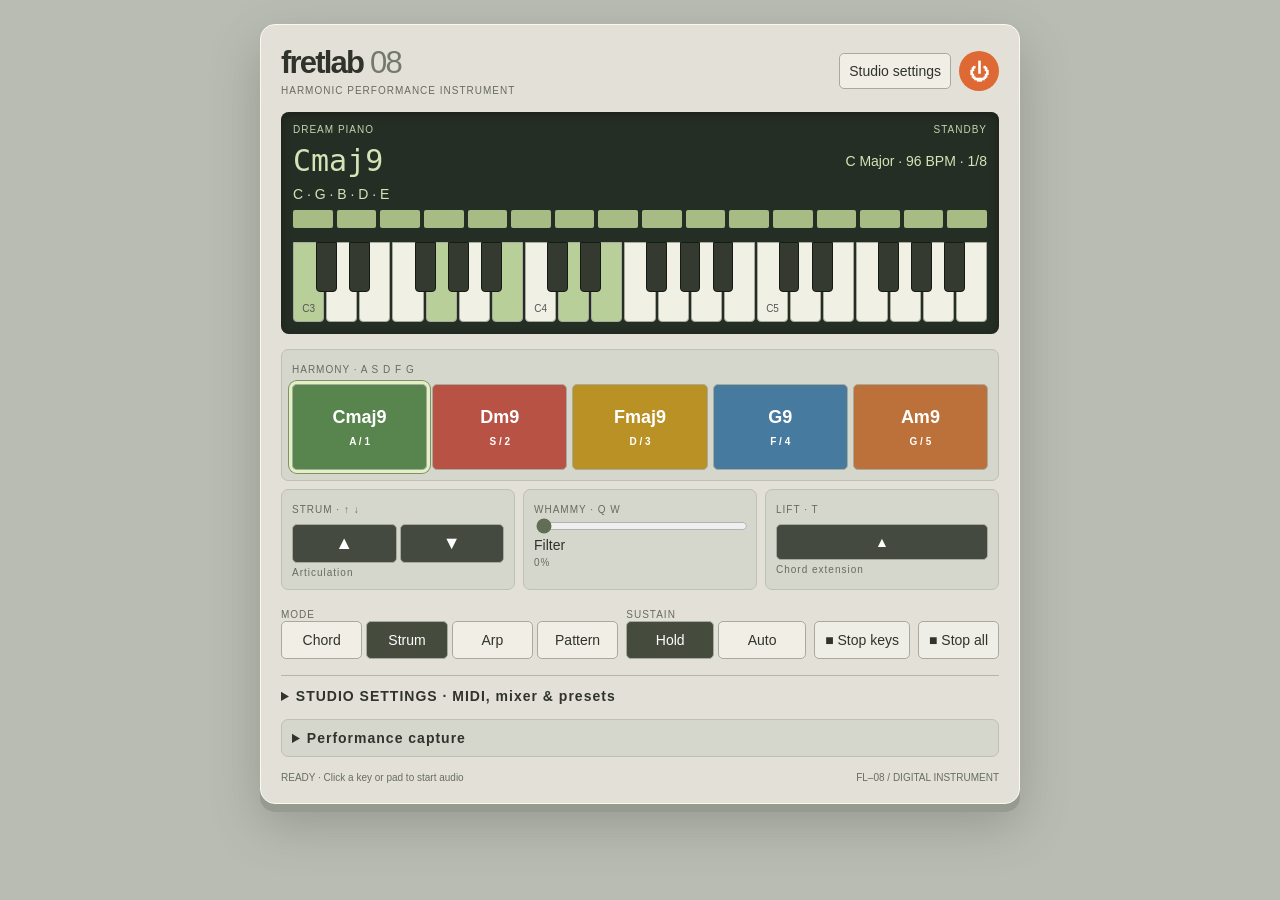
<file: index.html>
<!doctype html><html lang="en"><meta charset="utf-8"><meta name="viewport" content="width=device-width,initial-scale=1"><title>Fretlab 08</title><style>
*{box-sizing:border-box}body{margin:0;background:#b9bcb2;color:#30332c;font:14px Arial,sans-serif;padding:24px}main{max-width:1000px;margin:auto;background:#e3e1d7;border:1px solid #faf9ed;border-radius:15px;padding:20px;box-shadow:0 8px 0 #969b90,0 20px 50px #5555}header,.row{display:flex;align-items:center;gap:8px;flex-wrap:wrap}header{justify-content:space-between;margin-bottom:15px}h1{font-size:31px;letter-spacing:-1.8px;margin:0}h1 span{font-weight:400;color:#73796c}small,label,.label{font-size:10px;letter-spacing:1px;color:#666c60}button,select,input{font:inherit}button,select,input[type=text]{background:#f1efe5;border:1px solid #a8aa9e;color:inherit;border-radius:5px;padding:9px;cursor:pointer}button:active,button.active{background:#454c3e;color:#fff}button:focus-visible{outline:2px solid #d66b37}button.power{background:#df6935;color:white;border:0;border-radius:50%;font-size:21px;width:40px;height:40px}.screen{background:#252e24;color:#d2e5b7;padding:16px;border-radius:8px;box-shadow:inset 0 2px 8px #1118}.screen .row{justify-content:space-between}.screen small{color:#c3d2ae}.chord{font:38px monospace;margin:8px 0}.piano{position:relative;display:flex;height:104px;margin-top:14px;gap:2px;touch-action:none}.white{flex:1;background:#f1f0e5;border:1px solid #a8aa9e;border-radius:0 0 4px 4px;padding:0;position:relative;color:#555;min-width:0}.white span{position:absolute;bottom:7px;left:0;right:0;font-size:10px}.black{position:absolute;z-index:2;height:62%;background:#353a31;border:1px solid #161a14;border-radius:0 0 4px 4px;padding:0}.tone{background:#b9cf9a!important}.hit{background:#e28b47!important}.steps{display:grid;grid-template-columns:repeat(16,1fr);gap:4px;margin:8px 0}.steps button{height:18px;padding:0;background:#53604b;border:0;border-radius:2px}.steps button.on{background:#a7bb85}.steps button.now{background:#ef9b55}.section{margin-top:15px}.performance{display:grid;grid-template-columns:2fr 1fr 1fr 1fr;gap:8px}.module{background:#d6d7cc;border:1px solid #bfc1b5;padding:10px;border-radius:7px;min-width:0}.pads{display:grid;grid-template-columns:repeat(5,1fr);gap:5px;margin-top:8px}.pad{background:var(--c);color:white;min-width:0;height:75px;padding:4px;font-weight:bold;touch-action:none}.pad.active{background:var(--c);outline:3px solid #e5efc7;box-shadow:0 0 0 4px #7c9463}.pad small{display:block;color:#fff;letter-spacing:0;margin-top:8px}.rocker{display:flex;gap:3px;margin-top:8px}.rocker button{flex:1;background:#444a40;color:white;font-size:18px;padding:8px 0}.rocker button:active{background:#d76b35}.lift{width:100%;margin-top:8px;background:#444a40;color:white}.lift.active{outline:3px solid #d76b35}.quick{display:grid;grid-template-columns:repeat(4,1fr);gap:10px}.field{display:flex;flex-direction:column;gap:5px;min-width:0}.field select{width:100%}input[type=range]{width:100%;accent-color:#626d55}.controls{display:flex;gap:4px;flex-wrap:wrap}.controls button{flex:1}.transport{display:grid;grid-template-columns:1fr 1fr auto;gap:12px}details{border-top:1px solid #b3b6a9;margin-top:16px;padding-top:12px}summary{cursor:pointer;font-weight:bold;letter-spacing:1px}.drawer{display:grid;grid-template-columns:repeat(3,minmax(0,1fr));gap:12px;margin-top:12px}.drawer .module{display:flex;flex-direction:column;gap:9px}.drawer .steps{grid-template-columns:repeat(8,1fr)}.drawer .steps button{height:30px;color:white}.muted{color:#666e60;font-size:11px;line-height:1.5}footer{display:flex;justify-content:space-between;margin-top:15px;color:#666e60;font-size:10px} @media(max-width:650px){body{padding:8px}main{padding:12px}.performance{grid-template-columns:repeat(3,1fr)}.performance .harmony{grid-column:1/-1}.drawer{grid-template-columns:1fr}.quick{grid-template-columns:1fr 1fr}.transport{grid-template-columns:1fr}.piano{height:85px}.pad{font-size:12px}}
.drumrow{display:grid;grid-template-columns:48px repeat(16,minmax(0,1fr));gap:3px;align-items:center;margin-top:5px}.drumrow button{height:20px;padding:0;background:#b8bbae;border:0}.drumrow button.on{background:#677954}.drumrow button:nth-child(4n+2){border-left:2px solid #979b8c}#drumgrid{margin-top:10px}
#view.active{background:#454c3e;color:#fff}.compact #quick,.compact #backing,.compact #mixbox,.compact #accompbox,.compact details,.compact #preset,.compact #share{display:none}.compact main{max-width:760px}.compact .piano{height:64px}.compact .screen{padding:10px}.compact .chord{font-size:24px}.compact .steps{display:none}.transport{grid-template-columns:1fr 1fr auto auto}.compact .performance{grid-template-columns:repeat(3,1fr)}.compact .harmony{grid-column:1/-1}.compact .pad{height:110px;font-size:22px}.compact .transport{grid-template-columns:1fr 1fr auto}.mixgrid{display:grid;grid-template-columns:repeat(6,minmax(0,1fr));gap:10px}.mixstrip{background:#e6e6da;padding:8px;border-radius:4px}.mixstrip button{width:100%;font-size:10px;padding:5px}.mixstrip input{margin:10px 0}.backingrow{display:flex;gap:8px;align-items:center;flex-wrap:wrap}#midseek{flex:1;min-width:120px}#midfile{max-width:100%} .tracklist{font-size:11px;color:#60695b;line-height:1.6}.compact .module{padding:12px}@media(max-width:650px){.mixgrid{grid-template-columns:repeat(3,1fr)}.compact .transport{grid-template-columns:1fr}.compact .pad{font-size:14px;height:86px}}

main{max-width:760px}.screen{padding:12px}.chord{font-size:30px}.piano{height:80px;user-select:none}.performance{grid-template-columns:repeat(3,minmax(0,1fr))}.harmony{grid-column:1/-1}.pad{height:86px;font-size:18px}.transport{grid-template-columns:1fr 1fr minmax(90px,auto);align-items:end;gap:8px}.transport #stop{height:38px;min-height:38px;padding:8px 10px;background:#454c3e;color:#fff}.transport .controls{flex-wrap:nowrap}.transport .controls button{height:38px;padding:6px 5px}.drawer{grid-template-columns:repeat(2,minmax(0,1fr))}#studioExtras .quick{margin-bottom:10px}@media(max-width:650px){.transport{grid-template-columns:1fr 1fr}.transport #stop{grid-column:1/-1;width:100%}.pad{font-size:13px;height:75px}.drawer{grid-template-columns:1fr}.piano{height:65px}.performance .module{padding:7px}}
 .transport #stop,.transport #stopAll{background:#eeeee6;color:#30332c;box-shadow:none;border:1px solid #a8aa9e;height:38px;min-height:38px;padding:8px 10px;font-weight:normal}.transport #stop:active,.transport #stopAll:active{background:#454c3e;color:#fff}.globalTransport{grid-column:1/-1;display:flex;justify-content:flex-end}.globalTransport button{min-width:100px}@media(max-width:650px){.globalTransport button{width:100%}}
.transport{grid-template-columns:minmax(0,1.5fr) minmax(0,.8fr) auto auto;align-items:end}.transport #stop,.transport #stopAll{grid-column:auto;width:auto;white-space:nowrap}@media(max-width:650px){.transport{grid-template-columns:1fr 1fr}.transport #stop,.transport #stopAll{width:100%}.transport .controls{display:flex}.transport .controls button{flex:1}}
</style><main><header><div><h1>fretlab <span>08</span></h1><small>HARMONIC PERFORMANCE INSTRUMENT</small></div><div class="row"><button id="view" aria-expanded="false">Studio settings</button><select id="preset" aria-label="Preset"></select><button id="share">Share preset</button><button class="power" id="power" aria-label="Power">⏻</button></div></header><div class="screen"><div class="row"><small id="patch">DREAM PIANO</small><small id="status">STANDBY</small></div><div class="row"><div class="chord" id="chord">Cmaj7</div><div id="readout"></div></div><div id="notes"></div><div class="steps" id="meter"></div><div class="piano" id="piano"></div></div><div class="section performance"><div class="module harmony"><span class="label">HARMONY · A S D F G</span><div class="pads" id="pads"></div></div><div class="module"><span class="label">STRUM · ↑ ↓</span><div class="rocker"><button id="up" aria-label="Upstrum">▲</button><button id="down" aria-label="Downstrum">▼</button></div><small id="strumLabel"></small></div><div class="module"><span class="label">WHAMMY · Q W</span><input id="wham" type="range" min="0" max="100" value="0"><div id="whamLabel"></div><small id="whamValue">0%</small></div><div class="module"><span class="label">LIFT · T</span><button class="lift" id="lift">▲</button><small id="liftLabel"></small></div></div><div class="section quick" id="quick"></div><div class="section transport"><div><small>MODE</small><div class="controls" id="modes"></div></div><div><small>SUSTAIN</small><div class="controls" id="sustains"></div></div><button id="stop" type="button">■ Stop keys</button><button id="stopAll" type="button">■ Stop all</button></div><div id="accompbox" class="section module"><div class="row"><b>ACCOMPANIMENT</b><button id="beat">Beat: off</button><button id="midi">Connect MIDI</button><small id="midiStatus">No MIDI input</small></div><div class="quick" id="accomp"></div><div id="drumgrid"></div><details id="grooveDrawer" class="section"><summary>BEAT LIBRARY</summary><div class="row" style="margin:10px 0"><select id="grooveLibrary" aria-label="Saved beats"></select><button id="grooveLoad">Load</button><button id="grooveSave">Save current</button><button id="grooveDelete">Delete</button></div><div class="row"><button id="grooveExport">Export library</button><label>Import library <input id="grooveImport" type="file" accept=".json"></label></div><small id="grooveStatus" aria-live="polite">Saved locally on this browser.</small></details><div class="row" style="margin-top:10px"><button id="bassToggle">Bass: off</button><div id="bassControls" class="quick" style="flex:1"></div></div></div>
<div id="backing" class="section module"><div class="row"><b>MIDI BACKING TRACK</b><small id="midinfo">Import a Standard MIDI File (.mid / .midi)</small></div><input type="file" id="midfile" accept=".mid,.midi,audio/midi,audio/x-midi" style="margin:10px 0"><div class="backingrow"><button id="midplay" disabled>▶ Play</button><button id="midstop" aria-label="Stop MIDI backing track" disabled>■ Stop MIDI</button><button id="midloop">Loop: off</button><input id="midseek" type="range" min="0" max="1000" value="0" aria-label="Backing track position" disabled><small id="midtime">0:00 / 0:00</small></div><div class="row" style="margin-top:10px"><label>Playback rate <select id="midrate"><option value="0.5">50%</option><option value="0.75">75%</option><option value="1" selected>100% (file tempo)</option><option value="1.25">125%</option><option value="1.5">150%</option></select></label><button id="matchTempo" disabled>Match key & tempo</button><label><input type="checkbox" id="autoMatch" checked> Auto match</label><small id="keyinfo"></small></div><div id="midtracks" class="tracklist"></div><details class="section"><summary>EXTRACT BEAT FROM MIDI</summary><div class="row" style="margin:10px 0"><label>Start bar <input id="grooveBar" type="number" min="1" value="1" style="width:64px"></label><label>Bars <select id="grooveBars"><option>1</option><option>2</option><option>4</option><option>8</option></select></label><button id="grooveExtract" disabled>Extract groove</button><button id="grooveCapture" disabled>Use current bar</button></div><small id="grooveExtractStatus">Uses General MIDI percussion, preserving timing and velocity. Assumes 4/4.</small></details><small>Local synthesized playback; no audio files or uploads. MIDI backing is independent of harmony pads.</small></div>
<div class="section module" id="mixbox"><div class="row"><b>MIXER</b><button id="mixreset">Reset</button></div><div class="mixgrid" id="mixgrid" style="margin-top:10px"></div></div><details id="settings"><summary>STUDIO SETTINGS · MIDI, mixer & presets</summary><div id="studioExtras"></div><div class="drawer"><div class="module"><b>Presets & harmony</b><div class="field"><label>Preset name</label><input id="name" type="text" maxlength="60"></div><div class="row"><button id="save">Save</button><button id="add">Save as new</button><button id="delete">Delete</button></div><div id="harmony"></div><button id="export">Export preset</button><label>Import preset JSON<input id="import" type="file" accept=".json,application/json"></label></div><div class="module"><b>Arp / pattern</b><div id="arp"></div><div class="steps" id="editor"></div><div class="row"><button id="all">All</button><button id="clear">Clear</button><button id="rotate">Rotate</button><button id="random">Random</button></div><small>Click steps to enable or mute them. Accent every fourth step.</small></div><div class="module"><b>Controller assignments</b><div id="assign"></div><small>Whammy polarity and inversion are software mappings, not guitar orientation.</small></div></div></details><details class="section module"><summary>Performance capture</summary>
<div class="row" style="flex-wrap:wrap;margin-top:10px">
<label>Take name <input id="pressboard-name" type="text" maxlength="80" placeholder="Fretlab performance"></label>
<label>Capture <select id="pressboard-mode"><option value="both">Audio + notes</option><option value="audio">Audio only</option><option value="notes">Notes only</option></select></label>
<button id="pressboard-start" disabled>Record take</button><button id="pressboard-stop" disabled>Finish take</button>
<button id="pressboard-export" disabled>Export take</button><a href="pressboard/" style="color:inherit">Open Pressboard</a>
</div><small id="pressboard-status" role="status">Record up to two minutes.</small></details>
<footer><span id="message">READY · Click a key or pad to start audio</span><span>FL–08 / DIGITAL INSTRUMENT</span></footer></main>
<script>
'use strict';const $=id=>document.getElementById(id),N=['C','C♯','D','E♭','E','F','F♯','G','A♭','A','B♭','B'],S={Major:[0,2,4,5,7,9,11],Minor:[0,2,3,5,7,8,10],Dorian:[0,2,3,5,7,9,10],Mixolydian:[0,2,4,5,7,9,10]},D=[0,1,3,4,5],colors=['#57854d','#b85245','#b99124','#467a9e','#bb7139'];const base={name:'Dream Piano',sound:'Electric piano',root:0,scale:'Major',voicing:'Dream voicing',pitch:0,octave:0,bpm:96,volume:65,mode:'Strum',sustain:'Hold',direction:'Up',division:8,gate:75,swing:0,octaves:1,pattern:Array(16).fill(true),strum:'Articulation',whamfx:'Filter',liftfx:'Chord extension',polarity:'Unipolar',invert:'No',spring:'Yes',range:2,fretAction:'Play immediately',harmonizer:'Off',harmLevel:45,beatStyle:'Lo-fi',beatLevel:45,midiMode:'Notes',drumPattern:null,bassStyle:"Root + fifth",bassLevel:55,mixSeq:100,mixDirect:100,mixHarmony:100,mixBass:100,mixDrums:100,mixBacking:100};const copy=x=>JSON.parse(JSON.stringify(x));let presets=[copy(base),{...copy(base),name:'Analog Pulse',sound:'Analog',scale:'Minor',mode:'Pattern',bpm:118,pattern:Array.from({length:16},(_,i)=>i%4!==3)},{...copy(base),name:'Glass Garden',sound:'Bells',scale:'Dorian',voicing:'Ninth',bpm:80,whamfx:'Reverb'},{...copy(base),name:'Warm Pad',sound:'Pad',mode:'Chord',whamfx:'Reverb'}];try{let a=JSON.parse(localStorage.getItem('fretlab04'));if(Array.isArray(a)&&a.length)presets=a.map(x=>({...copy(base),...x}))}catch{}let s=copy(presets[0]),pi=0,selected=0,inv=0,lift=false,wham=0,running=false,powered=false,step=0,reverse=false,timer,ctx,bus,filter,master,delay,wet,feedback,verb,vwet,trem,lfo,depth,voices=new Set(),direct=new Map(),live=[],keyStart=48;
function field(parent,key,label,opts,min,max){let wrap=document.createElement('div');wrap.className='field';let l=document.createElement('label');l.htmlFor='f_'+key;l.textContent=label;wrap.append(l);let e;if(opts){e=document.createElement('select');opts.forEach(o=>{let [v,t]=Array.isArray(o)?o:[o,o];e.add(new Option(t,v))})}else{e=document.createElement('input');e.type='range';e.min=min;e.max=max;let out=document.createElement('small');out.id='v_'+key;wrap.append(out)}e.id='f_'+key;e.oninput=()=>{s[key]=typeof base[key]==='number'?+e.value:e.value;if(key==='polarity')neutral();if(['root','scale','voicing','pitch','octave','sound','liftfx'].includes(key))refreshChord();fx();draw()};wrap.append(e);$(parent).append(wrap)}
field('quick','sound','SOUND',['Electric piano','Analog','Bells','Pluck','Pad','Organ','Bass','Chiptune']);field('quick','pitch','PITCH (SEMITONES)',null,-12,12);field('quick','bpm','TEMPO',null,20,400);field('quick','volume','VOLUME',null,0,100);field('harmony','root','KEY',N.map((n,i)=>[i,n]));field('harmony','scale','SCALE',Object.keys(S));field('harmony','voicing','VOICING',['Triad','Seventh','Ninth','Dream voicing','Power','Suspended']);field('harmony','octave','OCTAVE',[[-12,'Low'],[0,'Standard'],[12,'High']]);field('harmony','fretAction','FRET ACTION',['Play immediately','Select harmony']);field('arp','direction','DIRECTION',['Up','Down','Up/down','Random']);field('arp','division','DIVISION',[4,8,16,32].map(n=>[n,'1/'+n]));field('arp','gate','GATE %',null,10,100);field('arp','swing','SWING %',null,0,45);field('arp','octaves','OCTAVES',[1,2,3]);field('assign','strum','STRUM',['Articulation','Change mode','Inversion','Tempo','Next chord','Arp division']);field('assign','whamfx','WHAMMY',['Filter','Pitch bend','Reverb','Delay','Tremolo','Arp rate']);field('assign','polarity','POLARITY',['Unipolar','Bipolar']);field('assign','invert','INVERT',['No','Yes']);field('assign','spring','SPRING RETURN',['Yes','No']);field('assign','range','BEND RANGE (SEMITONES)',null,1,12);field('assign','liftfx','LIFT',['Chord extension','Octave up','Sustain','Open filter','Double tempo','Reverb swell']);
field('accomp','harmonizer','HARMONIZER',['Off','Third','Third + fifth','Chord tones','Octaves']);field('accomp','harmLevel','HARMONY MIX',null,0,100);field('accomp','beatStyle','BEAT',['Lo-fi','House','Breakbeat','Custom']);field('accomp','beatLevel','BEAT LEVEL',null,0,100);field('assign','midiMode','MIDI INPUT',['Notes','Harmony pads']);
function chord(i){let d=D[i],a=S[s.scale],r=48+s.root+s.octave+s.pitch+(lift&&s.liftfx==='Octave up'?12:0),at=k=>a[(d+k)%7]+12*Math.floor((d+k)/7),root=r+at(0),third=at(2)-at(0),fifth=at(4)-at(0),sev=at(6)-at(0),v=lift&&s.liftfx==='Chord extension'?'Ninth':s.voicing,p=[root,r+at(2),r+at(4)],q=fifth===6?'dim':third===3?'m':'';if(v==='Seventh'||v==='Ninth'){p.push(r+at(6));q=fifth===6?'m7♭5':third===3?'m7':sev===11?'maj7':'7';if(v==='Ninth'){p.push(r+at(8));q+='(9)'}}if(v==='Dream voicing'){p=[root,r+at(4),r+at(6),r+at(8),r+at(2)+12];q=fifth===6?'m9♭5':third===3?'m9':sev===11?'maj9':'9'}if(v==='Power'){p=[root,root+7,root+12];q='5'}if(v==='Suspended'){p=[root,root+5,root+7];q='sus4'}if(i===selected)for(let j=0;j<inv%p.length;j++)p.push(p.shift()+12);return {name:N[(s.root+a[d]+s.pitch+120)%12]+q,p}}
let pressboardCapture, pressboardMix;
function init(){if(!ctx){ctx=new(window.AudioContext||window.webkitAudioContext)();bus=ctx.createGain();filter=ctx.createBiquadFilter();filter.type='lowpass';master=ctx.createGain();trem=ctx.createGain();lfo=ctx.createOscillator();depth=ctx.createGain();lfo.frequency.value=5;lfo.connect(depth);depth.connect(trem.gain);lfo.start();delay=ctx.createDelay(2);delay.delayTime.value=.29;feedback=ctx.createGain();feedback.gain.value=.3;wet=ctx.createGain();delay.connect(feedback);feedback.connect(delay);delay.connect(wet);wet.connect(master);verb=ctx.createConvolver();let b=ctx.createBuffer(2,ctx.sampleRate*2,ctx.sampleRate);for(let c=0;c<2;c++){let a=b.getChannelData(c);for(let i=0;i<a.length;i++)a[i]=(Math.random()*2-1)*Math.pow(1-i/a.length,3)}verb.buffer=b;vwet=ctx.createGain();verb.connect(vwet);vwet.connect(master);bus.connect(filter);filter.connect(trem);trem.connect(master);trem.connect(delay);trem.connect(verb);let comp=ctx.createDynamicsCompressor();master.connect(comp);comp.connect(ctx.destination);pressboardMix=comp;setupMix()}ctx.resume();powered=true;fx();draw()}
function expression(){let x=wham/100;return s.invert==='Yes'?(s.polarity==='Bipolar'?-x:1-x):x}function fx(){if(!ctx)return;let x=expression(),a=Math.abs(x),e=s.whamfx,t=ctx.currentTime;master.gain.setTargetAtTime(powered?s.volume/100*.6:0,t,.02);filter.frequency.setTargetAtTime(lift&&s.liftfx==='Open filter'?16000:e==='Filter'?500+12000*a*a:12000,t,.03);wet.gain.setTargetAtTime(e==='Delay'?a*.8:.04,t,.03);vwet.gain.setTargetAtTime(lift&&s.liftfx==='Reverb swell'?.9:e==='Reverb'?a*.9:.07,t,.03);trem.gain.setTargetAtTime(e==='Tremolo'?1-a*.4:1,t,.03);depth.gain.setTargetAtTime(e==='Tremolo'?a*.4:0,t,.03);updateMix();voices.forEach(v=>{if(v.kind==='backing'||v.kind==='bass')return;v.os.forEach(o=>o.detune.setTargetAtTime(e==='Pitch bend'?x*s.range*100:0,t,.025))})}
const timbres={'Electric piano':[[1,'sine',1],[2,'sine',.23],[3,'sine',.08]],Analog:[[1,'triangle',1],[1.005,'sawtooth',.16]],Bells:[[1,'sine',1],[2.76,'sine',.25],[4.1,'sine',.1]],Pluck:[[1,'triangle',1],[2,'sine',.3]],Pad:[[1,'triangle',.8],[.995,'sine',.5],[1.006,'triangle',.4]],Organ:[[1,'sine',1],[2,'sine',.4],[3,'sine',.2]],Bass:[[1,'sine',1],[2,'triangle',.2]],Chiptune:[[1,'square',.6]]};function note(n,t,d,amp=.13,kind='seq',sound=s.sound){let g=ctx.createGain(),attack=sound==='Pad'?.18:.008,release=sound==='Pad'?.5:.15;g.gain.setValueAtTime(.0001,t);g.gain.exponentialRampToValueAtTime(amp,t+attack);g.gain.setTargetAtTime(amp*(sound==='Organ'?.9:.4),t+attack,.3);if(d!==Infinity){let end=t+Math.max(d,attack+.01);g.gain.setTargetAtTime(.0001,end,release/4)}g.connect(mixNodes[kind]||bus);let os=timbres[sound].map(([m,type,a])=>{let o=ctx.createOscillator(),v=ctx.createGain();o.type=type;o.frequency.value=440*2**((n-69)/12)*m;o.detune.value=kind!=='backing'&&kind!=='bass'&&s.whamfx==='Pitch bend'?expression()*s.range*100:0;v.gain.value=a;o.connect(v);v.connect(g);o.start(t);if(d!==Infinity)o.stop(t+Math.max(d,attack+.01)+release+.04);return o});let obj={os,g,kind,n,ending:false};voices.add(obj);pressboardCapture?.on(obj,n,t,Math.max(d,attack+.01),amp);os[0].onended=()=>{pressboardCapture?.ended(obj);voices.delete(obj);g.disconnect()};return obj}function release(v){if(!v||v.ending)return;v.ending=true;let t=ctx.currentTime;pressboardCapture?.off(v,t);try{v.g.gain.cancelAndHoldAtTime(t)}catch{v.g.gain.cancelScheduledValues(t)}v.g.gain.setTargetAtTime(.0001,t,.025);v.os.forEach(o=>{try{o.stop(t+.15)}catch{}})}function quiet(kind){voices.forEach(v=>{if(!kind||v.kind===kind)release(v)})}function stop(){clearTimeout(timer);running=false;live=[];quiet('seq');draw()}function stopAll(){stop();quiet();direct.clear();harmVoices.clear();midiNotes.clear();pointerKeys.clear();beatStop();bassStop();midiFileStop(true);silenceDrums();draw()}function period(){return 60/(s.bpm*(lift&&s.liftfx==='Double tempo'?2:1))*4/s.division/(s.whamfx==='Arp rate'?2**(expression()*2):1)}function tick(){if(!running||!powered)return;let p=chord(selected).p.flatMap(n=>[n]);let original=p.slice();for(let o=1;o<s.octaves;o++)p.push(...original.map(n=>n+12*o));let i=step%p.length;if(s.direction==='Down')i=p.length-1-i;if(s.direction==='Up/down'){let c=p.length*2-2,k=step%c;i=k<p.length?k:c-k}if(s.direction==='Random')i=Math.floor(Math.random()*p.length);if(reverse)i=p.length-1-i;let dt=period()*(1+(step%2===0?1:-1)*s.swing/100);live=[];if(s.pattern[step%16]){let t=ctx.currentTime+.008;note(p[i],t,dt*s.gate/100,step%4===0?.16:.11);live=[p[i]];if(s.mode==='Pattern'&&step%4===0){note(p[0]-12,t,dt*.8,.08);live.push(p[0]-12)}}step++;draw();timer=setTimeout(tick,dt*1000)}function trigger(rev=false,keep=false){init();clearTimeout(timer);quiet('seq');running=true;reverse=rev;if(!keep)step=0;if(['Arp','Pattern'].includes(s.mode))tick();else{let p=chord(selected).p.slice();if(rev)p.reverse();live=p;p.forEach((n,i)=>note(n,ctx.currentTime+.01+(s.mode==='Strum'?i*.045:0),Infinity,.17/Math.sqrt(p.length)));draw()}}function refreshChord(){if(running&&!['Arp','Pattern'].includes(s.mode))trigger(reverse,true)}function choose(i){if(s.sustain==='Toggle'&&running&&selected===i&&s.fretAction==='Play immediately'){stop();return}selected=i;inv=0;if(s.fretAction==='Play immediately'){if(running&&['Arp','Pattern'].includes(s.mode))draw();else trigger()}draw()}function releasePad(i){if(s.sustain==='Hold'&&selected===i&&!(lift&&s.liftfx==='Sustain'))stop()}function setMode(m){s.mode=m;if(running)trigger(false,true);draw()}function strum(d){let a=s.strum;if(a==='Articulation'){if(s.sustain==='Toggle'&&running)stop();else trigger(d<0);return}if(a==='Change mode'){let m=['Chord','Strum','Arp','Pattern'];setMode(m[(m.indexOf(s.mode)+d+4)%4])}if(a==='Inversion'){let l=chord(selected).p.length;inv=(inv+d+l)%l;refreshChord()}if(a==='Tempo')s.bpm=Math.max(45,Math.min(190,s.bpm+d*4));if(a==='Next chord'){selected=(selected+d+5)%5;inv=0;refreshChord()}if(a==='Arp division'){let a=[4,8,16,32];s.division=a[Math.max(0,Math.min(3,a.indexOf(s.division)+d))]}sync();draw()}function neutral(){wham=0;$('wham').min=s.polarity==='Bipolar'?-100:0;$('wham').value=0;fx()}function liftToggle(){lift=!lift;refreshChord();fx();draw()}
const pointerKeys=new Map();
function piano(){const panel=$('piano');panel.innerHTML='';let white=0;for(let n=keyStart;n<keyStart+36;n++){let b=document.createElement('button'),black=[1,3,6,8,10].includes(n%12);b.className=black?'black':'white';b.dataset.note=n;b.setAttribute('aria-label',N[n%12]+(Math.floor(n/12)-1));if(black){b.style.left=`${white/21*100-1.45}%`;b.style.width='3%'}else{white++;b.innerHTML=n%12===0?'<span>'+N[n%12]+(Math.floor(n/12)-1)+'</span>':''}panel.append(b)}
function hit(e){const b=document.elementFromPoint(e.clientX,e.clientY)?.closest('button[data-note]');return b&&panel.contains(b)?+b.dataset.note:null}
function off(id){release(direct.get(id));direct.delete(id);harmonyOff(id)}
function change(e){const id=e.pointerId,n=hit(e);if(pointerKeys.get(id)===n)return;off(id);pointerKeys.set(id,n);if(n!==null){init();const pitch=n+s.pitch+s.octave;direct.set(id,note(pitch,ctx.currentTime+.005,Infinity,.14,'direct'));harmonyOn(id,pitch,.14)}draw()}
panel.onpointerdown=e=>{if(e.button!==0)return;e.preventDefault();panel.setPointerCapture(e.pointerId);pointerKeys.set(e.pointerId,null);change(e)};
panel.onpointermove=e=>{if(pointerKeys.has(e.pointerId))change(e)};
const end=e=>{if(!pointerKeys.has(e.pointerId))return;off(e.pointerId);pointerKeys.delete(e.pointerId);draw()};panel.onpointerup=panel.onpointercancel=panel.onlostpointercapture=end;
window.addEventListener('blur',()=>{for(const id of pointerKeys.keys())off(id);pointerKeys.clear();draw()});
}piano();D.forEach((_,i)=>{let b=document.createElement('button');b.className='pad';b.style.setProperty('--c',colors[i]);b.innerHTML='<span></span><small>'+'ASDFG'[i]+' / '+(i+1)+'</small>';b.onpointerdown=e=>{e.preventDefault();b.setPointerCapture(e.pointerId);choose(i)};b.onpointerup=b.onpointercancel=()=>releasePad(i);$('pads').append(b)});for(let i=0;i<16;i++){for(let id of ['meter','editor']){let b=document.createElement('button');b.setAttribute('aria-label','Step '+(i+1));if(id==='editor')b.textContent=i+1;b.onclick=()=>{s.pattern[i]=!s.pattern[i];draw()};$(id).append(b)}}for(let [id,values] of [['modes',['Chord','Strum','Arp','Pattern']],['sustains',['Hold','Auto']]])values.forEach(v=>{let b=document.createElement('button');b.textContent=v;b.onclick=()=>{if(id==='modes')setMode(v);else{s.sustain=v;if(v==='Hold')stop();draw()}};$(id).append(b)});
function draw(){if(s.sustain==='Toggle')s.sustain='Auto';let c=chord(selected);$('chord').textContent=c.name;$('notes').textContent=c.p.map(n=>N[(n+120)%12]).join(' · ');$('patch').textContent=s.name.toUpperCase();$('status').textContent=powered?(running?'PLAYING':'ONLINE'):'STANDBY';$('readout').textContent=N[s.root]+' '+s.scale+' · '+s.bpm+' BPM · 1/'+s.division;$('pads').querySelectorAll('button').forEach((b,i)=>{b.firstChild.textContent=chord(i).name;b.classList.toggle('active',selected===i)});let active=[...live,...Array.from(direct.values()).map(v=>v.n),...Array.from(midiNotes.values()).map(v=>v.n),...Array.from(harmVoices.values()).flat().map(v=>v.n)];$('piano').querySelectorAll('button').forEach(b=>{let n=+b.dataset.note;b.classList.toggle('tone',c.p.includes(n));b.classList.toggle('hit',active.includes(n+s.pitch+s.octave))});for(let id of ['meter','editor'])Array.from($(id).children).forEach((b,i)=>{b.classList.toggle('on',s.pattern[i]);b.classList.toggle('now',running&&(step+15)%16===i)});for(let [id,key] of [['modes','mode'],['sustains','sustain']])Array.from($(id).children).forEach(b=>b.classList.toggle('active',b.textContent===s[key]));$('strumLabel').textContent=s.strum;$('whamLabel').textContent=s.whamfx;$('whamValue').textContent=wham+'%';$('liftLabel').textContent=s.liftfx;$('lift').classList.toggle('active',lift);document.querySelectorAll('[id^=v_]').forEach(e=>e.textContent=s[e.id.slice(2)])}function sync(){Object.keys(s).forEach(k=>{let e=$('f_'+k);if(e)e.value=s[k]});$('name').value=s.name}function list(){ $('preset').innerHTML='';presets.forEach((p,i)=>$('preset').add(new Option(p.name,i)));$('preset').value=pi}function persist(){try{localStorage.setItem('fretlab04',JSON.stringify(presets));$('message').textContent='PRESET SAVED'}catch{$('message').textContent='Storage unavailable; export JSON to keep presets'}}function load(p){stop();s={...copy(base),...copy(p)};inv=0;lift=false;neutral();sync();fx();draw();drumUI()}$('preset').onchange=()=>{pi=+$('preset').value;load(presets[pi])};$('save').onclick=()=>{s.name=$('name').value.trim()||'Untitled';presets[pi]=copy(s);persist();list();draw()};$('add').onclick=()=>{s.name=$('name').value.trim()||'Untitled';if(presets.some(p=>p.name===s.name))s.name+=' copy';presets.push(copy(s));pi=presets.length-1;persist();list();sync();draw()};$('delete').onclick=()=>{if(presets.length<=1)return;presets.splice(pi,1);pi=0;persist();list();load(presets[0])};$('export').onclick=()=>{let a=document.createElement('a');a.href=URL.createObjectURL(new Blob([JSON.stringify(s,null,2)],{type:'application/json'}));a.download='fretlab-preset.json';a.click();setTimeout(()=>URL.revokeObjectURL(a.href),1000)};function validate(p){if(!p||typeof p!=='object')throw Error();let out=copy(base);for(let k of Object.keys(base)){let e=$('f_'+k);if(k==='name'&&typeof p[k]==='string')out[k]=p[k].slice(0,60);else if(k==='drumPattern'&&Array.isArray(p[k])&&p[k].length===3&&p[k].every(Array.isArray))out[k]=p[k].map(r=>r.filter(n=>Number.isInteger(n)&&n>=0&&n<16));else if(k==='pattern'&&Array.isArray(p[k])&&p[k].length===16)out[k]=p[k].map(Boolean);else if(e){if(e.tagName==='SELECT'&&Array.from(e.options).some(o=>o.value===String(p[k])))out[k]=typeof base[k]==='number'?+p[k]:p[k];else if(e.type==='range'&&typeof p[k]==='number'&&Number.isFinite(p[k]))out[k]=Math.max(+e.min,Math.min(+e.max,p[k]))}else if(k==='mode'&&['Chord','Strum','Arp','Pattern'].includes(p[k]))out[k]=p[k];else if(k==='sustain'&&['Hold','Auto'].includes(p[k]))out[k]=p[k]}return out}$('import').onchange=async e=>{try{let p=validate(JSON.parse(await e.target.files[0].text()));presets.push(p);pi=presets.length-1;persist();list();load(p)}catch{$('message').textContent='Invalid preset file'}};$('share').onclick=async()=>{let url=location.href.split('#')[0]+'#preset='+encodeURIComponent(JSON.stringify(s));try{await navigator.clipboard.writeText(url);$('message').textContent='Preset link copied (hosted app required for public access)'}catch{prompt('Copy preset link:',url)}};$('power').onclick=()=>{if(powered){stopAll();powered=false;fx();draw()}else init()};$('stop').onclick=()=>{stop();quiet('direct');quiet('harmony');direct.clear();harmVoices.clear();midiNotes.clear();pointerKeys.clear();draw()};$('stopAll').onclick=stopAll;$('lift').onclick=liftToggle;$('wham').oninput=()=>{wham=+$('wham').value;fx();draw()};for(let evt of ['pointerup','pointercancel','keyup'])$('wham').addEventListener(evt,()=>{if(s.spring==='Yes'){neutral();draw()}});for(let [id,d] of [['up',-1],['down',1]]){$(id).onpointerdown=e=>{e.preventDefault();$(id).setPointerCapture(e.pointerId);strum(d)};$(id).onpointerup=$(id).onpointercancel=()=>{if(s.sustain==='Hold'&&s.strum==='Articulation'&&!(lift&&s.liftfx==='Sustain'))stop()}}$('all').onclick=()=>{s.pattern.fill(true);draw()};$('clear').onclick=()=>{s.pattern.fill(false);draw()};$('rotate').onclick=()=>{s.pattern.unshift(s.pattern.pop());draw()};$('random').onclick=()=>{s.pattern=s.pattern.map(()=>Math.random()>.35);draw()};function idx(k){return 'asdfg'.includes(k)?'asdfg'.indexOf(k):'12345'.indexOf(k)}window.addEventListener('keydown',e=>{if(['INPUT','SELECT','TEXTAREA'].includes(document.activeElement.tagName)||e.metaKey||e.ctrlKey||e.altKey)return;let k=e.key.toLowerCase(),i=idx(k);if(k.length===1&&i>=0&&!e.repeat){e.preventDefault();choose(i)}if(['arrowup','arrowdown'].includes(k)){e.preventDefault();if(!e.repeat)strum(k==='arrowup'?-1:1)}if(k==='t'&&!e.repeat)liftToggle();if(k==='q'||k==='w'){wham=Math.max(+$('wham').min,Math.min(100,wham+(k==='w'?5:-5)));$('wham').value=wham;fx();draw()}if(e.code==='Space'){e.preventDefault();stop()}});window.addEventListener('keyup',e=>{let k=e.key.toLowerCase(),i=idx(k);if(k.length===1&&i>=0)releasePad(i);if(['q','w'].includes(k)&&s.spring==='Yes'){neutral();draw()}if(['arrowup','arrowdown'].includes(k)&&s.sustain==='Hold'&&s.strum==='Articulation'&&!(lift&&s.liftfx==='Sustain'))stop()});window.addEventListener('blur',()=>{if(s.sustain==='Hold')stop();else{direct.forEach(release);direct.clear();harmVoices.forEach(a=>a.forEach(release));harmVoices.clear();draw()}});const harmVoices=new Map(),midiNotes=new Map();let beatOn=false,beatTimer=null,beatStep=0,beatNext=0,midiAccess=null,noiseBuffer;
const grooves={'Lo-fi':[[0,7,10],[4,12],[0,2,4,6,8,10,12,14]],House:[[0,4,8,12],[4,12],[2,6,10,14]],Breakbeat:[[0,6,8,11],[4,12],[0,2,3,6,8,10,14,15]]};
function harmonyOn(id,n,amp){harmonyOff(id);if(s.harmonizer==='Off')return;let scale=S[s.scale].map(x=>(x+s.root+s.pitch+120)%12),above=[];for(let k=1;k<=24;k++)if(scale.includes((n+k)%12))above.push(n+k);let p=s.harmonizer==='Octaves'?[n+12]:s.harmonizer==='Third'?[above[1]]:s.harmonizer==='Third + fifth'?[above[1],above[3]]:chord(selected).p.map(x=>{while(x<=n)x+=12;return x}).filter(x=>x<=n+12).slice(0,3);harmVoices.set(id,p.filter(Number.isFinite).map(x=>note(x,ctx.currentTime+.005,Infinity,amp*s.harmLevel/100/Math.sqrt(p.length||1),'harmony')))}
function harmonyOff(id){(harmVoices.get(id)||[]).forEach(release);harmVoices.delete(id)}
function drumRows(){return s.beatStyle==='Custom'&&Array.isArray(s.drumPattern)?s.drumPattern:grooves[s.beatStyle]||grooves['Lo-fi']}
function drumUI(){let box=$('drumgrid');box.innerHTML='';drumRows().forEach((row,j)=>{let r=document.createElement('div');r.className='drumrow';let l=document.createElement('small');l.textContent=['KICK','SNARE','HAT'][j];r.append(l);for(let i=0;i<16;i++){let b=document.createElement('button');b.textContent='';b.setAttribute('aria-label',l.textContent+' step '+(i+1));b.classList.toggle('on',row.includes(i));b.onclick=()=>{let a=copy(drumRows());a[j]=a[j].includes(i)?a[j].filter(x=>x!==i):[...a[j],i];activeGroove=null;s.drumPattern=a;s.beatStyle='Custom';sync();drumUI()};r.append(b)}box.append(r)})}
const activeDrums=new Set();function silenceDrums(onlyBacking=false){for(const v of activeDrums){if(onlyBacking&&!v.backing)continue;try{v.g.gain.cancelScheduledValues(ctx.currentTime);v.g.gain.setValueAtTime(0,ctx.currentTime);v.o.stop(ctx.currentTime)}catch{}activeDrums.delete(v)}}function trackDrum(o,g,backing,cleanup){const v={o,g,backing};activeDrums.add(v);o.onended=()=>{activeDrums.delete(v);cleanup()}}function drum(j,t,backing=false,velocity=1){let g=ctx.createGain(),a=(backing?.55:s.beatLevel/100)*velocity;g.connect(mixNodes[backing?"backing":"drums"]||master);if(j===0){let o=ctx.createOscillator();o.frequency.setValueAtTime(130,t);o.frequency.exponentialRampToValueAtTime(45,t+.12);g.gain.setValueAtTime(.65*a+.0001,t);g.gain.exponentialRampToValueAtTime(.0001,t+.23);o.connect(g);o.start(t);o.stop(t+.24);trackDrum(o,g,backing,()=>g.disconnect())}else{if(!noiseBuffer){noiseBuffer=ctx.createBuffer(1,ctx.sampleRate*.3,ctx.sampleRate);let d=noiseBuffer.getChannelData(0);for(let i=0;i<d.length;i++)d[i]=Math.random()*2-1}let o=ctx.createBufferSource(),f=ctx.createBiquadFilter();o.buffer=noiseBuffer;f.type='highpass';f.frequency.value=j===1?1300:6500;let dur=j===1?.16:.045;g.gain.setValueAtTime((j===1?.35:.18)*a+.0001,t);g.gain.exponentialRampToValueAtTime(.0001,t+dur);o.connect(f);f.connect(g);o.start(t);o.stop(t+dur+.01);trackDrum(o,g,backing,()=>{f.disconnect();g.disconnect()})}}
function beatLoop(){if(!beatOn)return;if(activeGroove){let g=activeGroove;while(beatNext<ctx.currentTime+.09){let e=g.events[grooveCursor],next=g.events[(grooveCursor+1)%g.events.length],delta=next.beat-e.beat;if(grooveCursor===g.events.length-1)delta+=g.bars*4;drum(e.lane,Math.max(ctx.currentTime+.001,beatNext),false,e.velocity);beatNext+=delta*60/Math.max(1,s.bpm);grooveCursor=(grooveCursor+1)%g.events.length}beatTimer=setTimeout(beatLoop,25);return}while(beatNext<ctx.currentTime+.09){let i=beatStep%16;drumRows().forEach((r,j)=>{if(r.includes(i))drum(j,beatNext)});beatNext+=60/s.bpm/4*(1+(i%2===0?1:-1)*s.swing/100);beatStep++}beatTimer=setTimeout(beatLoop,25)}
function beatStop(){beatOn=false;clearTimeout(beatTimer);$('beat').textContent='Beat: off';$('beat').classList.remove('active')}
$('beat').onclick=()=>{if(beatOn){beatStop();return}init();beatOn=true;beatStep=0;grooveCursor=0;beatNext=ctx.currentTime+.03+(activeGroove?activeGroove.events[0].beat*60/Math.max(1,s.bpm):0);$('beat').textContent='Beat: on';$('beat').classList.add('active');beatLoop()};$('f_beatStyle').addEventListener('change',()=>{activeGroove=null;drumUI()});
function midiMessage(e){let [st,n,v]=e.data,cmd=st&240,id=e.currentTarget.id+':'+(st&15)+':'+n;if(cmd===144&&v){init();if(midiNotes.has(id)){release(midiNotes.get(id));harmonyOff(id)}if(s.midiMode==='Harmony pads'){let i=(n%12)%5;choose(i);midiNotes.set(id,{pad:i})}else{let p=n+s.pitch+s.octave,amp=.18*v/127;midiNotes.set(id,note(p,ctx.currentTime+.005,Infinity,amp,'direct'));harmonyOn(id,p,amp)}}else if(cmd===128||(cmd===144&&!v)){let obj=midiNotes.get(id);if(obj&&obj.pad!==undefined)releasePad(obj.pad);else release(obj);midiNotes.delete(id);harmonyOff(id)}else if(cmd===176&&n===1){wham=s.polarity==='Bipolar'?Math.round(v/127*200-100):Math.round(v/127*100);$('wham').value=wham;fx()}else if(cmd===224){let bend=(n+v*128-8192)/8192;wham=Math.round(s.polarity==='Bipolar'?bend*100:Math.abs(bend)*100);$('wham').value=wham;fx()}draw()}
function attachMidi(){let inputs=[...midiAccess.inputs.values()];inputs.forEach(i=>i.onmidimessage=midiMessage);$('midiStatus').textContent=inputs.length?inputs.map(i=>i.name||'MIDI device').join(', '):'Connect a USB MIDI device'}
$('midi').onclick=async()=>{try{if(!navigator.requestMIDIAccess)throw Error('Web MIDI unavailable; use Chrome or Edge over HTTPS or localhost');midiAccess=await navigator.requestMIDIAccess();midiAccess.onstatechange=()=>{midiNotes.forEach(v=>{if(v.pad===undefined)release(v)});midiNotes.clear();harmVoices.forEach(a=>a.forEach(release));harmVoices.clear();attachMidi()};attachMidi();$('midi').textContent='MIDI enabled'}catch(e){$('midiStatus').textContent=e.message||'MIDI access denied'}};

// Fretlab 08 — mixer, controller view, harmonic bass, Standard MIDI playback
let mixNodes={},mixMute={},bassOn=false,bassTimer=null,bassNext=0,bassStep=0;
const strips=[['seq','mixSeq','Harmony'],['direct','mixDirect','Keys / MIDI'],['harmony','mixHarmony','Harmonizer'],['bass','mixBass','Bass'],['drums','mixDrums','Drums'],['backing','mixBacking','MIDI track']];
function setupMix(){for(const [kind] of strips){let g=ctx.createGain();g.connect(['seq','direct','harmony'].includes(kind)?bus:master);mixNodes[kind]=g}updateMix()}
function updateMix(){if(!ctx)return;for(const [kind,key] of strips)if(mixNodes[kind])mixNodes[kind].gain.setTargetAtTime(mixMute[kind]?0:s[key]/100,ctx.currentTime,.02)}
for(const [kind,key,label] of strips){let d=document.createElement('div');d.className='mixstrip';d.innerHTML='<label>'+label+'</label>';let i=document.createElement('input');i.type='range';i.min=0;i.max=100;i.id='f_'+key;i.setAttribute('aria-label',label+' level');i.oninput=()=>{s[key]=+i.value;updateMix();draw()};let v=document.createElement('small');v.id='v_'+key;let b=document.createElement('button');b.textContent='Mute';b.onclick=()=>{mixMute[kind]=!mixMute[kind];b.classList.toggle('active',mixMute[kind]);b.textContent=mixMute[kind]?'Muted':'Mute';updateMix()};d.append(i,v,b);$('mixgrid').append(d)}
$('mixreset').onclick=()=>{for(const [kind,key] of strips){s[key]=100;mixMute[kind]=false}document.querySelectorAll('#mixgrid button').forEach(b=>{b.classList.remove('active');b.textContent='Mute'});sync();updateMix();draw()};
const settings=$('settings');for(const id of ['quick','accompbox','backing','mixbox'])$('studioExtras').append($(id));const presetRow=document.createElement('div');presetRow.className='row section';presetRow.append($('preset'),$('share'));$('studioExtras').prepend(presetRow);$('view').onclick=()=>{settings.open=!settings.open};settings.addEventListener('toggle',()=>{$('view').textContent=settings.open?'Close settings':'Studio settings';$('view').setAttribute('aria-expanded',String(settings.open));$('view').classList.toggle('active',settings.open)});
field('bassControls','bassStyle','BASS PATTERN',['Root + fifth','Walking','Octaves','Syncopated']);field('bassControls','bassLevel','BASS LEVEL',null,0,100);
function bassLoop(){if(!bassOn)return;while(bassNext<ctx.currentTime+.09){let i=bassStep%8,c=chord(selected).p,r=48+s.root+s.pitch+S[s.scale][D[selected]];while(r>43)r-=12;while(r<32)r+=12;let fifth=c.some(n=>(n-r+120)%12===7)?7:6;let offsets=s.bassStyle==='Walking'?[0,2,4,5,7,5,4,2]:s.bassStyle==='Octaves'?[0,12,0,12,0,12,0,12]:[0,0,fifth,0,0,fifth,0,fifth];if(s.bassStyle!=='Syncopated'||[0,3,4,6].includes(i)){let n=r+offsets[i];if(s.bassStyle==='Walking'){let allowed=S[s.scale].map(x=>(x+s.root+s.pitch+120)%12);while(!allowed.includes((n+120)%12))n--}note(n,bassNext,60/s.bpm*.36,.19*s.bassLevel/100,'bass','Bass')}bassNext+=60/s.bpm/2;bassStep++}bassTimer=setTimeout(bassLoop,25)}
function bassStop(){bassOn=false;clearTimeout(bassTimer);quiet('bass');$('bassToggle').textContent='Bass: off';$('bassToggle').classList.remove('active')}
$('bassToggle').onclick=()=>{if(bassOn){bassStop();return}init();bassOn=true;bassStep=0;bassNext=beatOn?Math.max(ctx.currentTime+.01,beatNext):ctx.currentTime+.03;$('bassToggle').textContent='Bass: on';$('bassToggle').classList.add('active');bassLoop()};
// Standard MIDI file format 0 and 1, PPQ timing, tempo map, running status, channel programs and percussion.
function parseMidi(buf){const a=new Uint8Array(buf),v=new DataView(buf);let p=0;const need=n=>{if(p+n>a.length)throw Error('Truncated MIDI file')},u8=()=>{need(1);return a[p++]},u16=()=>{need(2);let x=v.getUint16(p);p+=2;return x},u32=()=>{need(4);let x=v.getUint32(p);p+=4;return x},tag=()=>String.fromCharCode(u8(),u8(),u8(),u8()),vlq=()=>{let x=0;for(let i=0;i<4;i++){let b=u8();x=x*128+(b&127);if(!(b&128))return x}throw Error('Invalid MIDI delta')};if(tag()!=='MThd')throw Error('Not a Standard MIDI File');let h=u32();if(h<6)throw Error('Invalid header');let fmt=u16(),count=u16(),ppq=u16();if(fmt>1||!ppq||(ppq&32768))throw Error('Only format 0/1 with PPQ timing is supported');p=8+h;let events=[],tempos=[{tick:0,us:500000}],tracks=[],maxTick=0;for(let k=0;k<count;k++){if(tag()!=='MTrk')throw Error('Invalid track');let len=u32(),end=p+len;if(end>a.length)throw Error('Truncated track');let tick=0,run=0,name='Track '+(k+1);while(p<end){tick+=vlq();let st=u8();if(st<128){if(!run)throw Error('Invalid running status');p--;st=run}else if(st<240)run=st;else run=0;if(st===255){let type=u8(),n=vlq();if(p+n>end)throw Error('Invalid meta event');if(type===81&&n===3)tempos.push({tick,us:a[p]*65536+a[p+1]*256+a[p+2]});if(type===3)name=new TextDecoder().decode(a.slice(p,p+n));p+=n;if(type===47)break}else if(st===240||st===247){let n=vlq();p+=n;if(p>end)throw Error('Invalid SysEx')}else if(st<240){let cmd=st&240,ch=st&15,x=u8(),y=cmd===192||cmd===208?0:u8();if([128,144,192].includes(cmd))events.push({tick,ch,cmd,x,y,k})}else throw Error('Unsupported MIDI event')}p=end;maxTick=Math.max(maxTick,tick);tracks.push(name)}tempos.sort((a,b)=>a.tick-b.tick);let map=[],sec=0,last=0,us=500000;for(let e of tempos){sec+=(e.tick-last)*us/1e6/ppq;last=e.tick;us=e.us||500000;map.push({tick:last,sec,us})}function time(t){let lo=0,hi=map.length-1;while(lo<hi){let m=Math.ceil((lo+hi)/2);if(map[m].tick<=t)lo=m;else hi=m-1}let e=map[lo];return e.sec+(t-e.tick)*e.us/1e6/ppq}let notes=[],active=new Map(),programs=Array(16).fill(0);events.sort((a,b)=>a.tick-b.tick);for(let e of events){if(e.cmd===192){programs[e.ch]=e.x;continue}let id=e.k+':'+e.ch+':'+e.x;if(e.cmd===144&&e.y){let arr=active.get(id)||[];arr.push({...e,program:programs[e.ch]});active.set(id,arr)}else{let arr=active.get(id);if(arr?.length){let on=arr.shift();notes.push({tick:on.tick,t:time(on.tick),d:Math.max(.03,time(e.tick)-time(on.tick)),n:on.x,vel:on.y,ch:on.ch,program:on.program,k:on.k})}}}for(let arr of active.values())for(let on of arr)notes.push({tick:on.tick,t:time(on.tick),d:Math.max(.03,time(maxTick)-time(on.tick)),n:on.x,vel:on.y,ch:on.ch,program:on.program,k:on.k});notes.sort((a,b)=>a.t-b.t);if(!notes.length)throw Error('No playable notes');return {notes,tracks,ppq,duration:notes.reduce((d,n)=>Math.max(d,n.t+n.d),time(maxTick)),bpm:Math.round(60000000/map.filter(e=>e.tick===0).at(-1).us),tempoMap:map}}
let midiFile=null,midRunning=false,midTimer=null,midPos=0,midAnchor=0,midIndex=0,midRate=1,midLoop=false;
function detectKey(m){const hist=Array(12).fill(0);for(const n of m.notes){if(n.ch===9)continue;hist[n.n%12]+=Math.min(n.d,4)*n.vel/127*(n.n<48?1.2:1)}const profiles={Major:[6.35,2.23,3.48,2.33,4.38,4.09,2.52,5.19,2.39,3.66,2.29,2.88],Minor:[6.33,2.68,3.52,5.38,2.60,3.53,2.54,4.75,3.98,2.69,3.34,3.17]};let scores=[];for(const [scale,p] of Object.entries(profiles))for(let root=0;root<12;root++){let h=hist.map((_,i)=>hist[(i+root)%12]),a=h.reduce((x,y)=>x+y,0)/12,b=p.reduce((x,y)=>x+y,0)/12;let num=0,da=0,db=0;for(let i=0;i<12;i++){num+=(h[i]-a)*(p[i]-b);da+=(h[i]-a)**2;db+=(p[i]-b)**2}scores.push({root,scale,score:num/Math.sqrt(da*db)||0})}scores.sort((a,b)=>b.score-a.score);return hist.some(Boolean)?{...scores[0],ambiguous:scores[0].score-scores[1].score<.07}:null}
function matchMidi(){if(!midiFile)return;let k=midiFile.key;if(k){s.root=k.root;s.scale=k.scale;s.pitch=0;s.voicing='Dream voicing'}s.bpm=Math.round(midiFile.bpm*+$('midrate').value);sync();refreshChord();draw()}
function followTempo(pos){if(!$('autoMatch').checked)return;let e=midiFile.tempoMap[0];for(const a of midiFile.tempoMap){if(a.sec>pos)break;e=a}let bpm=Math.round(60000000/e.us*midRate);if(s.bpm!==bpm){s.bpm=bpm;sync();draw()}}
function midNow(){return midiFile?Math.min(midiFile.duration,midRunning?midPos+(ctx.currentTime-midAnchor)*midRate:midPos):0}
function fmtTime(x){return Math.floor(x/60)+':'+String(Math.floor(x%60)).padStart(2,'0')}
function midDraw(){let dur=midiFile?.duration||0,pos=midNow();$('midtime').textContent=fmtTime(pos)+' / '+fmtTime(dur);$('midseek').value=dur?Math.round(pos/dur*1000):0;$('midplay').textContent=midRunning?'Ⅱ Pause':'▶ Play'}
function midiFileStop(reset=false){if(midRunning)midPos=midNow();midRunning=false;clearTimeout(midTimer);if(reset)midPos=0;quiet('backing');silenceDrums(true);midDraw()}
function backingSound(p){return p<8?'Electric piano':p<16?'Bells':p<24?'Organ':p<32?'Pluck':p<40?'Bass':p<56?'Pad':p<80?'Analog':'Pad'}
function midTick(){if(!midRunning)return;let now=midNow(),limit=now+.1*midRate;followTempo(now);while(midIndex<midiFile.notes.length&&midiFile.notes[midIndex].t<=limit){let n=midiFile.notes[midIndex++],t=Math.max(ctx.currentTime+.004,midAnchor+(n.t-midPos)/midRate);if(n.ch===9)drum(n.n===35||n.n===36?0:n.n===38||n.n===40?1:2,t,true);else note(n.n,t,n.d/midRate,.09*n.vel/127,'backing',backingSound(n.program))}midDraw();if(now>=midiFile.duration){midiFileStop(true);if(midLoop)midStart();return}midTimer=setTimeout(midTick,25)}
function midStart(){if(!midiFile)return;init();if(midPos>=midiFile.duration)midPos=0;midRate=+$('midrate').value;midAnchor=ctx.currentTime;midIndex=0;while(midIndex<midiFile.notes.length&&midiFile.notes[midIndex].t<midPos)midIndex++;midRunning=true;midTick()}
$('midfile').onchange=async e=>{try{let f=e.target.files[0];if(!f)return;if(f.size>20000000)throw Error('MIDI file exceeds 20 MB');let m=parseMidi(await f.arrayBuffer());midiFileStop(true);midiFile=m;$('grooveExtract').disabled=false;$('grooveCapture').disabled=false;$('grooveBar').value=1;m.key=detectKey(m);$('keyinfo').textContent=m.key?'Estimated key: '+N[m.key.root]+' '+m.key.scale+(m.key.ambiguous?' (ambiguous)':''):'No pitched notes';if($('autoMatch').checked)matchMidi();$('midinfo').textContent=f.name+' · '+m.notes.length+' notes · '+m.bpm+' BPM initial';$('midtracks').textContent=m.tracks.join(' · ');for(let id of ['midplay','midstop','midseek','matchTempo'])$(id).disabled=false;midDraw()}catch(e){$('midinfo').textContent=e.message||'Could not parse MIDI'}};
$('midplay').onclick=()=>midRunning?midiFileStop():midStart();$('midstop').onclick=()=>midiFileStop(true);$('midloop').onclick=()=>{midLoop=!midLoop;$('midloop').textContent='Loop: '+(midLoop?'on':'off');$('midloop').classList.toggle('active',midLoop)};$('midseek').oninput=()=>{let was=midRunning,target=+$('midseek').value;midiFileStop();midPos=target/1000*midiFile.duration;midDraw();if(was)midStart()};$('midrate').onchange=()=>{let was=midRunning;midiFileStop();if(was)midStart()};$('matchTempo').onclick=matchMidi;$('autoMatch').onchange=()=>{if($('autoMatch').checked)matchMidi()};
// Portable beat library: rhythmic event data, not audio samples.
let grooveLibrary=[],activeGroove=null,grooveCursor=0;
function cleanGroove(g){if(!g||typeof g.name!=='string'||![1,2,4,8].includes(g.bars)||!Array.isArray(g.events)||g.events.length>8192)throw Error('Invalid groove');let events=g.events.filter(e=>e&&Number.isFinite(e.beat)&&e.beat>=0&&e.beat<g.bars*4&&[0,1,2].includes(e.lane)&&Number.isFinite(e.velocity)).map(e=>({beat:e.beat,lane:e.lane,velocity:Math.max(.01,Math.min(1,e.velocity))})).sort((a,b)=>a.beat-b.beat);if(!events.length)throw Error('No percussion events');return {name:g.name.slice(0,100),bars:g.bars,bpm:Math.max(20,Math.min(400,Number(g.bpm)||96)),events}}
try{let saved=JSON.parse(localStorage.getItem('fretlab.beats.v1')||'[]');if(Array.isArray(saved))grooveLibrary=saved.slice(0,200).map(cleanGroove)}catch{}
function grooveList(index=0){let el=$('grooveLibrary');el.innerHTML='';grooveLibrary.forEach((g,i)=>el.add(new Option(g.name+' · '+g.bars+' bar · '+g.bpm+' BPM',i)));el.disabled=!grooveLibrary.length;el.selectedIndex=Math.min(index,grooveLibrary.length-1);$('grooveLoad').disabled=$('grooveDelete').disabled=!grooveLibrary.length}
function saveGrooves(){try{localStorage.setItem('fretlab.beats.v1',JSON.stringify(grooveLibrary));$('grooveStatus').textContent='Library saved locally · '+grooveLibrary.length+' beats'}catch{$('grooveStatus').textContent='Storage unavailable; export your library'}}
function addGroove(g){g=cleanGroove(g);if(grooveLibrary.length>=200)throw Error('Library full; export or remove a beat');grooveLibrary.push(g);grooveList(grooveLibrary.length-1);saveGrooves();return g}
function useGroove(g){if(!g)return;let was=beatOn;if(was)beatStop();activeGroove=g;let rows=[[],[],[]];for(let e of g.events){let i=Math.round(e.beat*4);if(i<16&&!rows[e.lane].includes(i))rows[e.lane].push(i)}s.drumPattern=rows;s.beatStyle='Custom';sync();drumUI();$('grooveStatus').textContent='Loaded '+g.name+' · exact timing / velocity · follows instrument BPM';if(was)$('beat').click()}
$('grooveLoad').onclick=()=>useGroove(grooveLibrary[+$('grooveLibrary').value]);
$('grooveSave').onclick=()=>{let name=prompt('Name this beat',activeGroove?.name||s.beatStyle);if(!name?.trim())return;try{let g=activeGroove?{...activeGroove,name}:{name,bars:1,bpm:s.bpm,events:drumRows().flatMap((r,lane)=>r.map(i=>({beat:i/4,lane,velocity:1})))};addGroove(g)}catch(e){$('grooveStatus').textContent=e.message}};
$('grooveDelete').onclick=()=>{let i=+$('grooveLibrary').value;if(!grooveLibrary[i])return;if(!confirm('Delete '+grooveLibrary[i].name+'?'))return;grooveLibrary.splice(i,1);grooveList();saveGrooves()};
$('grooveExport').onclick=()=>{let a=document.createElement('a'),url=URL.createObjectURL(new Blob([JSON.stringify(grooveLibrary,null,2)],{type:'application/json'}));a.href=url;a.download='fretlab-beats.json';a.click();setTimeout(()=>URL.revokeObjectURL(url),1000)};
$('grooveImport').onchange=async e=>{try{let f=e.target.files[0];if(!f)return;if(f.size>5000000)throw Error('Library too large');let a=JSON.parse(await f.text());if(!Array.isArray(a)||a.length+grooveLibrary.length>200)throw Error('Invalid library or too many beats');let valid=a.map(cleanGroove);grooveLibrary.push(...valid);grooveList();saveGrooves()}catch(err){$('grooveStatus').textContent=err.message}e.target.value=''};
$('grooveCapture').onclick=()=>{if(!midiFile)return;let pos=midNow(),e=midiFile.tempoMap[0];for(let x of midiFile.tempoMap){if(x.sec>pos)break;e=x}let tick=e.tick+(pos-e.sec)*1e6/e.us*midiFile.ppq;$('grooveBar').value=1+Math.floor(tick/midiFile.ppq/4)};
$('grooveExtract').onclick=()=>{try{if(!midiFile)return;let bar=Math.max(1,Math.floor(+$('grooveBar').value||1)),bars=+$('grooveBars').value,start=(bar-1)*4*midiFile.ppq,end=start+bars*4*midiFile.ppq;let events=midiFile.notes.filter(n=>n.ch===9&&n.tick>=start&&n.tick<end).map(n=>({beat:(n.tick-start)/midiFile.ppq,lane:[35,36].includes(n.n)?0:[38,40,37,39].includes(n.n)?1:2,velocity:n.vel/127}));if(!events.length)throw Error('No percussion in these bars. Choose another section.');let name=prompt('Name your extracted beat',($('midfile').files[0]?.name||'MIDI').replace(/\.midi?$/i,'')+' / bars '+bar+'–'+(bar+bars-1));if(!name?.trim())return;let g=addGroove({name,bars,bpm:midiFile.bpm,events});useGroove(g);$('grooveExtractStatus').textContent=events.length+' hits extracted and saved. Turn Beat on to play; stop MIDI to hear it alone.'}catch(e){$('grooveExtractStatus').textContent=e.message}};
grooveList();
list();try{if(location.hash.startsWith('#preset=')){let p=validate(JSON.parse(decodeURIComponent(location.hash.slice(8))));presets.push(p);pi=presets.length-1;list();load(p)}}catch{}sync();draw();drumUI();
import('./pressboard/fretlab.mjs').then(({ installCapture }) => {
  pressboardCapture = installCapture(async () => {
    if (!powered) init();
    await ctx.resume();
    return { context: ctx, mix: pressboardMix };
  });
  $('pressboard-start').disabled = false;
}).catch(() => { $('pressboard-status').textContent = 'Performance capture could not load.'; });
</script></html>
</file>
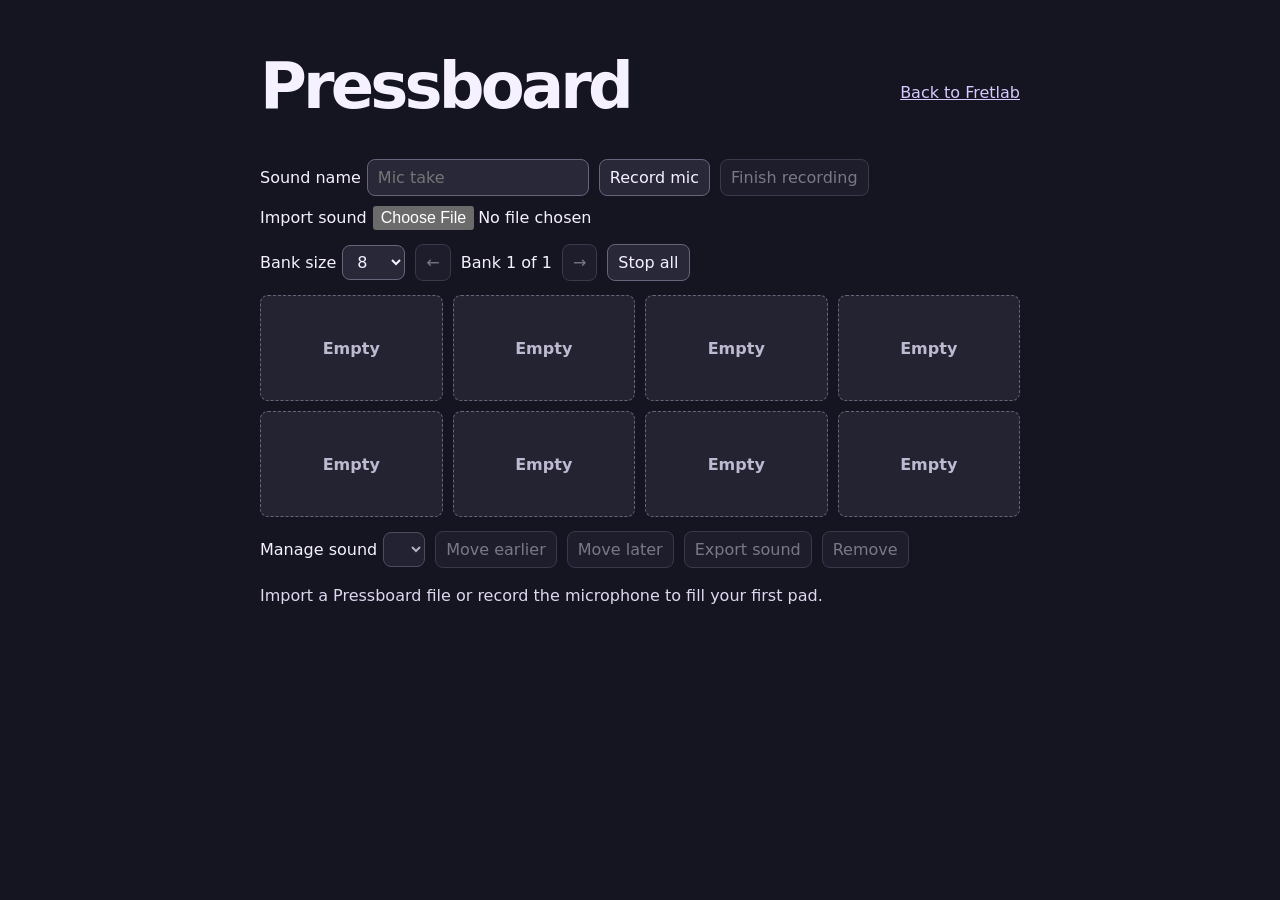
<file: pressboard/index.html>
<!doctype html>
<html lang="en">
<head>
<meta charset="utf-8">
<meta name="viewport" content="width=device-width, initial-scale=1">
<title>Pressboard</title>
<link rel="stylesheet" href="style.css">
<script type="module" src="board.mjs"></script>
</head>
<body>
<main>
  <header><h1>Pressboard</h1><a href="../">Back to Fretlab</a></header>
  <div class="toolbar">
    <label>Sound name <input id="name" maxlength="80" placeholder="Mic take"></label>
    <button id="record" type="button">Record mic</button>
    <button id="finish" type="button" disabled>Finish recording</button>
    <label>Import sound <input id="import" type="file" accept=".json,application/json"></label>
  </div>
  <div class="toolbar">
    <label>Bank size <select id="size"><option>4</option><option selected>8</option><option>16</option></select></label>
    <button id="previous" type="button" aria-label="Previous bank">←</button>
    <span id="bank"></span>
    <button id="next" type="button" aria-label="Next bank">→</button>
    <button id="stop" type="button">Stop all</button>
  </div>
  <div id="pads" aria-label="Sound pads"></div>
  <div class="toolbar">
    <label>Manage sound <select id="sound"></select></label>
    <button id="earlier" type="button">Move earlier</button>
    <button id="later" type="button">Move later</button>
    <button id="export" type="button">Export sound</button>
    <button id="remove" type="button">Remove</button>
  </div>
  <p id="status" role="status">Opening sound library…</p>
</main>
</body>
</html>
</file>
<file: pressboard/style.css>
:root {
  color-scheme: dark;
  font: 16px/1.45 system-ui, sans-serif;
  background: #151522;
  color: #f6f1ff;
}
* { box-sizing: border-box; }
body { margin: 0; }
main { max-width: 840px; margin: auto; padding: clamp(16px, 4vw, 40px); }
header, .toolbar { display: flex; flex-wrap: wrap; align-items: center; gap: 10px; }
header { justify-content: space-between; }
h1 { font-size: clamp(2.4rem, 8vw, 4rem); margin: 0 0 12px; letter-spacing: -.06em; }
a { color: #d8c9ff; }
.toolbar { margin-block: 14px; }
label { display: flex; align-items: center; flex-wrap: wrap; gap: 6px; }
button, input, select { font: inherit; max-width: 100%; }
button, input:not([type=file]), select {
  color: inherit; border: 1px solid #67647b; background: #292839; border-radius: 8px; padding: 6px 10px;
}
button { cursor: pointer; }
button:disabled { opacity: .45; cursor: default; }
:focus-visible { outline: 3px solid #fff; outline-offset: 3px; }
#pads { display: grid; grid-template-columns: repeat(4, minmax(0, 1fr)); gap: 10px; }
.pad {
  border: 0; min-height: 106px; background: var(--pad); color: #14131c;
  font-weight: 750; overflow-wrap: anywhere; touch-action: manipulation;
}
.pad:active, .pad[data-playing] { box-shadow: inset 0 0 0 4px #282235; }
.pad:disabled { opacity: 1; background: #242332; color: #bdb9d0; border: 1px dashed #67647b; }
#status { color: #dfd7ef; }
#sound { max-width: min(60vw, 320px); }
@media (max-width: 520px) {
  #pads { grid-template-columns: repeat(2, minmax(0, 1fr)); }
}
</file>
